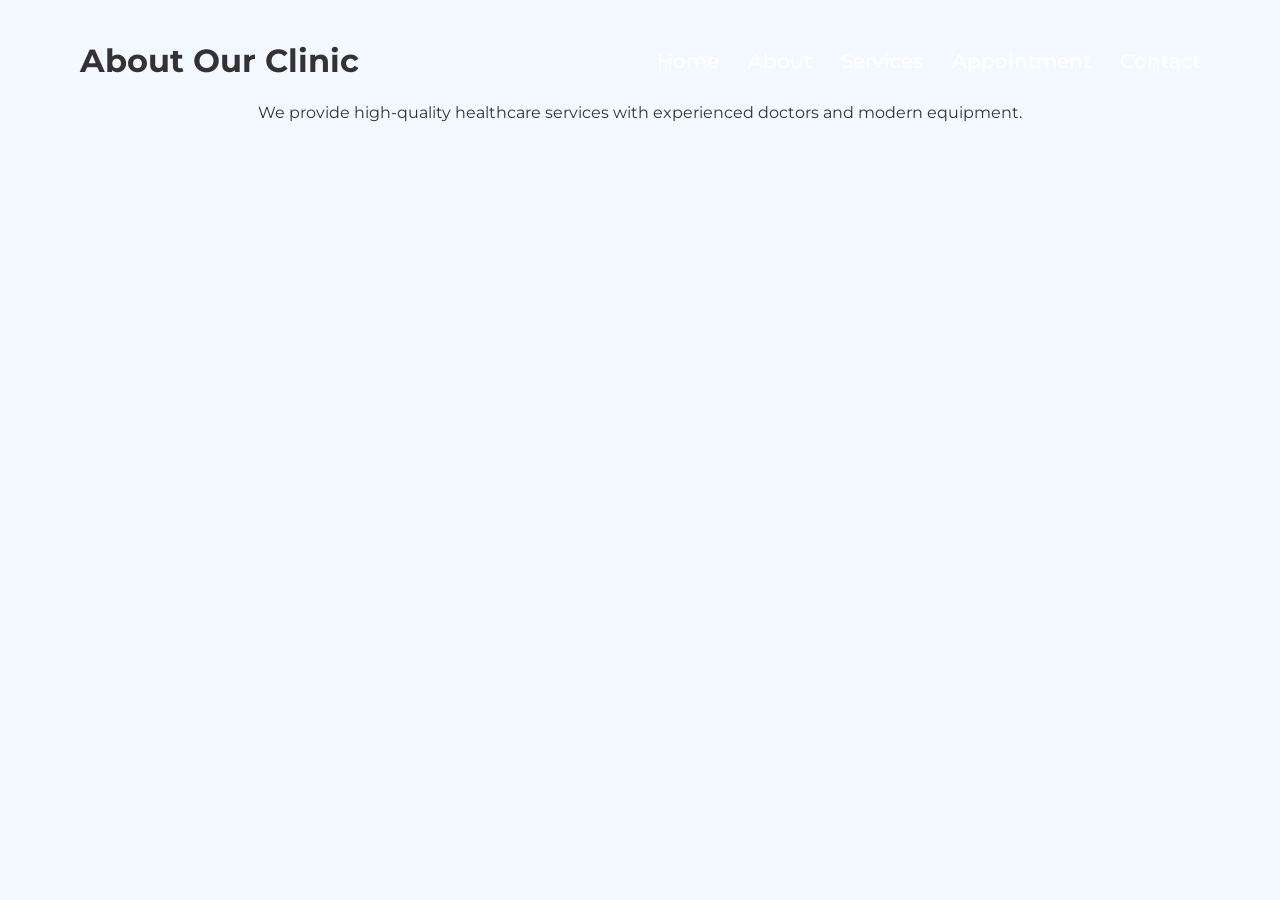
<file: templates/about.html>
<!DOCTYPE html>
<html>
<head>
    <title>About Us</title>
    <link rel="stylesheet" href="/static/style.css">
</head>
<body>

<header>
    <h1>About Our Clinic</h1>
    <nav>
        <a href="/">Home</a>
        <a href="/about">About</a>
        <a href="/services">Services</a>
        <a href="/appointment">Appointment</a>
        <a href="/contact">Contact</a>
    </nav>
</header>

<section class="content">
    <p>We provide high-quality healthcare services with experienced doctors and modern equipment.</p>
</section>

</body>
</html>
</file>
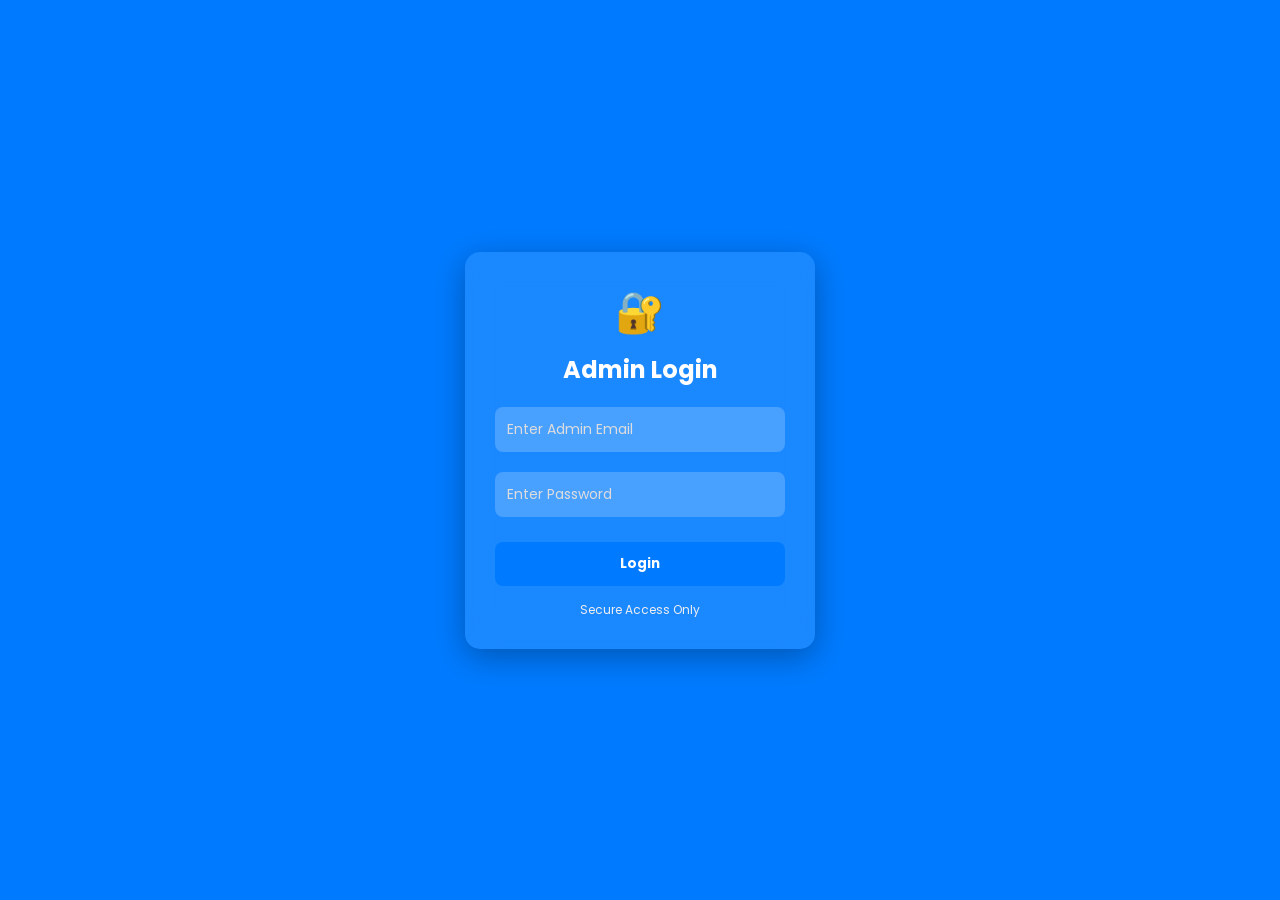
<file: templates/admin_login.html>
<!DOCTYPE html>
<html lang="en">
<head>
<meta charset="UTF-8">
<title>Admin Login</title>

<!-- Google Font -->
<link href="https://fonts.googleapis.com/css2?family=Poppins:wght@300;400;600&display=swap" rel="stylesheet">

<style>

* {
    margin: 0;
    padding: 0;
    box-sizing: border-box;
    font-family: 'Poppins', sans-serif;
}

/* BACKGROUND */
body {
    height: 100vh;
    display: flex;
    justify-content: center;
    align-items: center;
    background: linear-gradient(135deg, #007BFF, #007BFF);
}

/* GLASS BOX */
.box {
    width: 350px;
    padding: 30px;
    border-radius: 15px;
    backdrop-filter: blur(15px);
    background: rgba(255,255,255,0.1);
    box-shadow: 0 8px 32px rgba(0,0,0,0.3);
    text-align: center;
    color: white;
    animation: fadeIn 1s ease-in-out;
}

/* ANIMATION */
@keyframes fadeIn {
    from {
        opacity: 0;
        transform: translateY(30px);
    }
    to {
        opacity: 1;
        transform: translateY(0);
    }
}

/* TITLE */
.box h2 {
    margin-bottom: 20px;
}

/* INPUT FIELD */
.input-group {
    position: relative;
    margin-top: 20px;
}

.input-group input {
    width: 100%;
    padding: 12px;
    border: none;
    outline: none;
    border-radius: 8px;
    background: rgba(255,255,255,0.2);
    color: white;
    font-size: 14px;
}

.input-group input::placeholder {
    color: #ddd;
}

/* BUTTON */
button {
    margin-top: 25px;
    padding: 12px;
    width: 100%;
    border: none;
    border-radius: 8px;
    background: #007BFF;
    color: white;
    font-weight: bold;
    cursor: pointer;
    transition: 0.3s;
}

button:hover {
    background: #007BFF;
    transform: scale(1.05);
}

/* ICON */
.icon {
    font-size: 40px;
    margin-bottom: 10px;
}

/* FOOTER TEXT */
.footer {
    margin-top: 15px;
    font-size: 12px;
    color: #eee;
}

</style>
</head>

<body>

<div class="box">

<div class="icon">🔐</div>

<h2>Admin Login</h2>

<form method="POST">

<div class="input-group">
<input type="email" name="email" placeholder="Enter Admin Email" required>
</div>

<div class="input-group">
<input type="password" name="password" placeholder="Enter Password" required>
</div>

<button type="submit">Login</button>

</form>

<div class="footer">
Secure Access Only
</div>

</div>

</body>
</html>
</file>
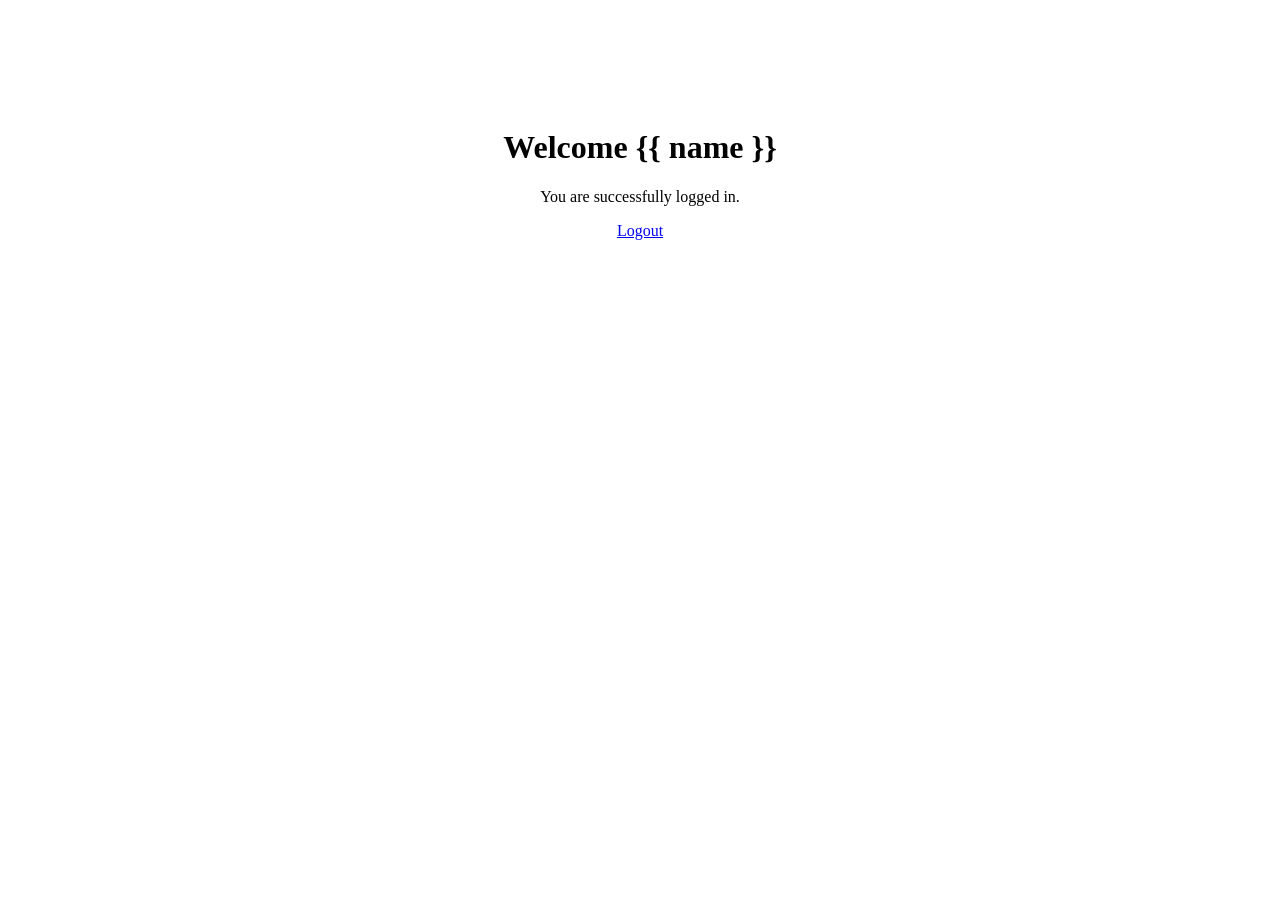
<file: templates/dashboard.html>
<!DOCTYPE html>
<html>
<head>
    <title>Dashboard</title>
</head>
<body style="font-family:Montserrat; text-align:center; padding:100px;">

<h1>Welcome {{ name }}</h1>
<p>You are successfully logged in.</p>
<a href="/logout">Logout</a>

</body>
</html>
</file>
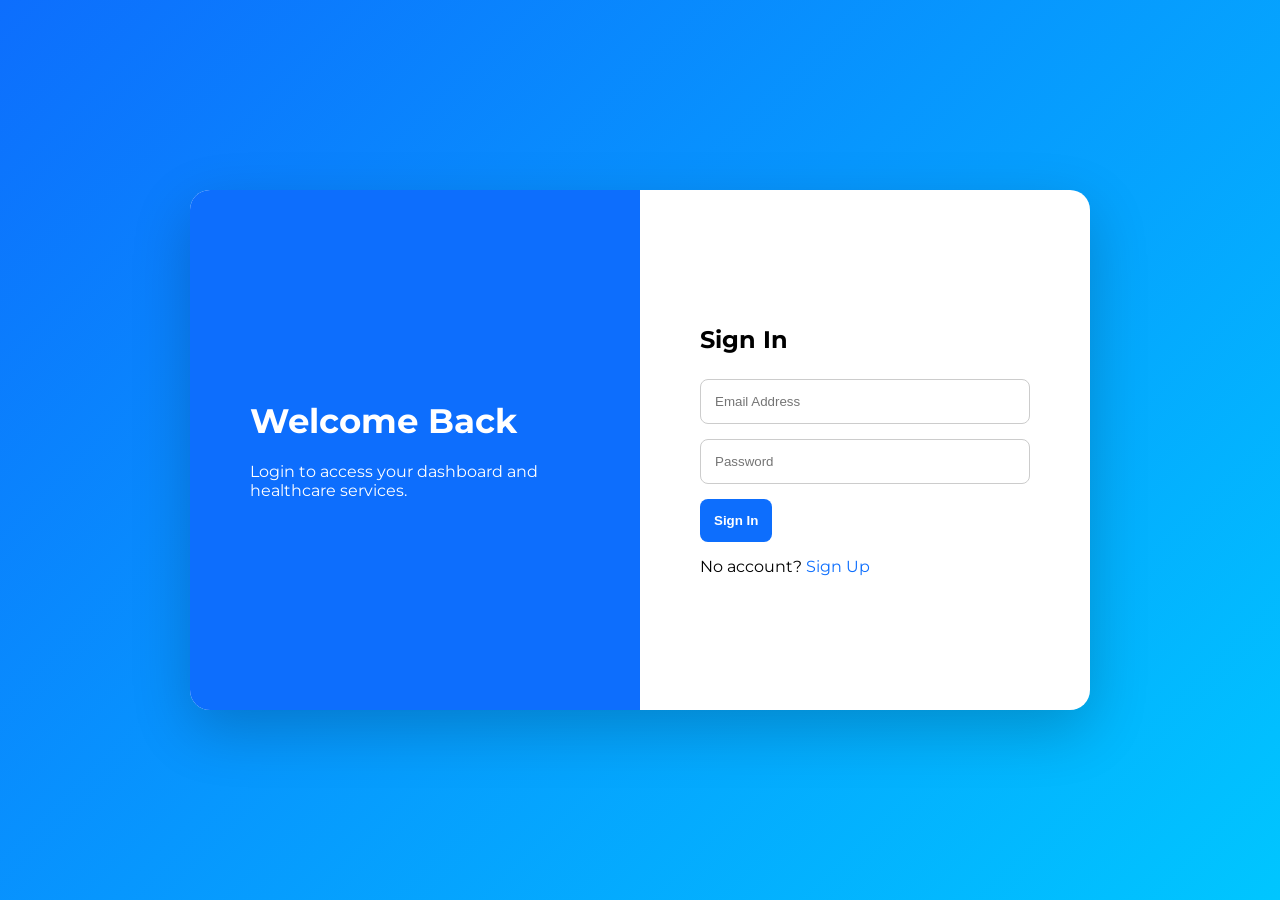
<file: templates/signin.html>
<!DOCTYPE html>
<html>
<head>
    <title>Sign In - HealthCare</title>
    <link rel="stylesheet" href="/static/custom.css">
</head>
<body class="auth-body">

<div class="auth-container">
    <div class="auth-left">
        <h1>Welcome Back</h1>
        <p>Login to access your dashboard and healthcare services.</p>
    </div>

    <div class="auth-right">
        <h2>Sign In</h2>
        <form method="POST">
            <input type="email" name="email" placeholder="Email Address" required>
            <input type="password" name="password" placeholder="Password" required>
            <button type="submit">Sign In</button>
        </form>
        <p>No account? <a href="/signup">Sign Up</a></p>
    </div>
</div>

</body>
</html>
</file>
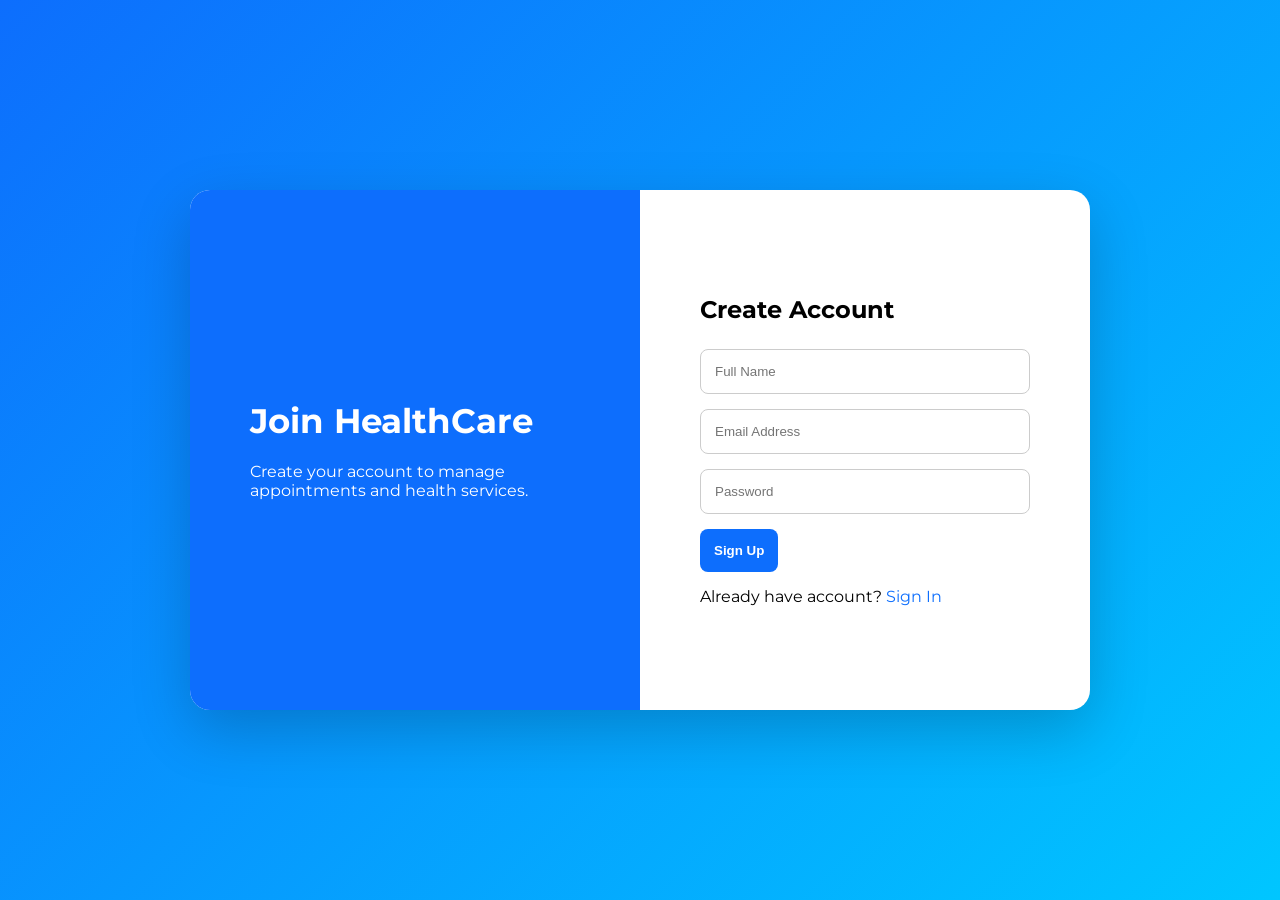
<file: templates/signup.html>
<!DOCTYPE html>
<html>
<head>
    <title>Sign Up - HealthCare</title>
     <link rel="stylesheet" href="/static/custom.css">
</head>
<body class="auth-body">

<div class="auth-container">
    <div class="auth-left">
        <h1>Join HealthCare</h1>
        <p>Create your account to manage appointments and health services.</p>
    </div>

    <div class="auth-right">
        <h2>Create Account</h2>
        <form method="POST">
            <input type="text" name="fullname" placeholder="Full Name" required>
            <input type="email" name="email" placeholder="Email Address" required>
            <input type="password" name="password" placeholder="Password" required>
            <button type="submit">Sign Up</button>
        </form>
        <p>Already have account? <a href="/signin">Sign In</a></p>
    </div>
</div>

</body>
</html>
</file>
<file: static/style.css>
/* GOOGLE FONT */
@import url('https://fonts.googleapis.com/css2?family=Montserrat:wght@300;400;500;600;700;800&display=swap');

* {
    margin: 0;
    padding: 0;
    box-sizing: border-box;
    font-family: 'Montserrat', sans-serif;
}

body {
    font-family: 'Poppins', sans-serif;
    line-height: 1.6;
    background: #f4f9ff;
    color: #333;
}

/* HEADER */
header {
    position: absolute;
    width: 100%;
    top: 0;
    left: 0;
    background: transparent;
    display: flex;
    justify-content: space-between;
    align-items: center;
    padding: 15px 80px;
    z-index: 1000;
    margin-top: 20px;
}

.logo {
    font-size: 22px;
    font-weight: 700;
    color: #0a74da;
    margin-left: 50px;
    
    
}




nav a {
    text-decoration: none;
    color: #ffffff;
    margin-left: 25px;
    margin-top: 50px;
    font-weight: 500;
    transition: 0.3s;
    font-size: 20px;
    
}

nav a:hover {
    color: #0a74da;
}
nav button {
    margin-left: 25px;
    padding: 8px 30px;
    background: #0a74da;
    color: white;
    border: none;
    border-radius: 30px;
    font-weight: 500;
    cursor: pointer;
    transition: 0.3s;
    font-size: 18px;
}

/* HERO SECTION */
.hero {
    height: 100vh;
    background-image: linear-gradient(rgba(0,0,0,0.5), rgba(0,0,0,0.5)), url("/static/img.png");
    background-size: cover;
    background-position: top;
    display: flex;
    align-items: center;
    justify-content: center;
    text-align: center;
    padding: 0 20px;
    color: white;
}

.hero-content h1 {
    font-size: 48px;
    margin-bottom: 20px;
}

.hero-content p {
    font-size: 20px;
    max-width: 600px;
    margin: auto;
}

.btn {
    display: inline-block;
    margin-top: 25px;
    padding: 12px 30px;
    background: rgb(249, 241, 241);
    color: #0a74da;
    border-radius: 30px;
    font-weight: 600;
    text-decoration: none;
    transition: 0.3s;
}

.btn:hover {
    background: #0a74da;
    color: white;
}

/* GENERAL SECTIONS */
section {
    padding: 100px 80px;
    text-align: center;
}

section h2 {
    font-size: 32px;
    margin-bottom: 25px;
    color: #0a74da;
}

/* ABOUT */
.about p {
    max-width: 800px;
    margin: auto;
    font-size: 20px;
}

/* SERVICES */
.service-box {
    display: flex;
    justify-content: center;
    gap: 30px;
    flex-wrap: wrap;
    margin-top: 40px;
}

.card {
    background: white;
    padding: 30px;
    width: 250px;
    border-radius: 12px;
    box-shadow: 0 10px 30px rgba(0,0,0,0.05);
    transition: 0.3s;
}

.card:hover {
    transform: translateY(-10px);
    box-shadow: 0 15px 40px rgba(0,0,0,0.1);
}

.card h3 {
    margin-bottom: 10px;
    color: #0a74da;
}

/* DOCTORS */
.doctor-box {
    display: flex;
    justify-content: center;
    gap: 30px;
    flex-wrap: wrap;
    margin-top: 40px;
}

.doctor-card {
    background: white;
    padding: 25px;
    width: 220px;
    border-radius: 12px;
    box-shadow: 0 10px 30px rgba(0,0,0,0.05);
    transition: 0.3s;
}

.doctor-card:hover {
    transform: scale(1.05);
}

.doctor-card h3 {
    color: #0a74da;
}

/* APPOINTMENT */
.appointment {
    background: linear-gradient(to right, #0a74da, #00c6ff);
    color: white;
}
.appointment h2 {
    
    color: white;
}
.appointment form {
    max-width: 500px;
    margin: 40px auto 0;
}

.appointment input,
.appointment textarea {
    width: 100%;
    padding: 12px;
    margin: 10px 0;
    border: none;
    border-radius: 8px;
}

.appointment textarea {
    height: 100px;
    resize: none;
}

.appointment button {
    width: 100%;
    padding: 12px;
    background: white;
    color: #0a74da;
    border: none;
    border-radius: 30px;
    font-weight: 600;
    cursor: pointer;
    transition: 0.3s;
}

.appointment button:hover {
    background: #003f8a;
    color: white;
}
/* CONTACT US */

/* CONTACT SECTION */

.contact{
    background: linear-gradient(to right,#0a74da,#00c6ff);
    padding:60px 0;
    color:white;
}

.contact h2{
    text-align:center;
    margin-bottom:40px;
    color: white;
}

/* layout */

.contact-container{
    max-width:1100px;
    margin:auto;
    display:flex;
    justify-content:space-between;
    align-items:flex-start;
    gap:40px;
}

/* left side */

.contact-info{
    width:40%;
    font-size:18px;
    line-height:2;
    padding-top: 70px;
}

/* right side */

.contact-form{
    width:45%;
    margin-left: 80px;
}

/* form inputs */

.contact-form input,
.contact-form textarea{
    width:100%;
    padding:12px;
    margin:10px 0;
    border:none;
    border-radius:8px;
}

.contact-form textarea{
    height:120px;
}

/* button */

.contact-form button{
    width:100%;
    padding:12px;
    background:white;
    color:#0a74da;
    border:none;
    border-radius:30px;
    font-weight:600;
    cursor:pointer;
}

.contact-form button:hover{
    background:#003f8a;
    color:white;
}

/* FOOTER */
footer {
    background: #003f8a;
    color: white;
    text-align: center;
    padding: 20px;
}

/* RESPONSIVE */
@media(max-width: 768px) {
    header {
        padding: 15px 20px;
        flex-direction: column;
    }

    nav {
        margin-top: 10px;
    }

    section {
        padding: 80px 20px;
    }

    .hero-content h1 {
        font-size: 30px;
    }
}
</file>
<file: static/custom.css>
@import url('https://fonts.googleapis.com/css2?family=Montserrat:wght@400;600;700&display=swap');

*{
    margin:0;
    padding:0;
    box-sizing:border-box;
}

body{
    font-family:'Montserrat',sans-serif;
}

.auth-body{
    height:100vh;
    display:flex;
    justify-content:center;
    align-items:center;
    background: linear-gradient(135deg,#0d6efd,#00c6ff);
}

.auth-container{
    width:900px;
    height:520px;
    background:white;
    border-radius:20px;
    display:flex;
    overflow:hidden;
    box-shadow:0 20px 60px rgba(0,0,0,0.2);
}

.auth-left{
    width:50%;
    background:#0d6efd;
    color:white;
    padding:60px;
    display:flex;
    flex-direction:column;
    justify-content:center;
}

.auth-left h1{
    font-size:34px;
    margin-bottom:20px;
}

.auth-right{
    width:50%;
    padding:60px;
    display:flex;
    flex-direction:column;
    justify-content:center;
}

.auth-right h2{
    margin-bottom:25px;
}

.auth-right p{
    margin-top:15px;
}
input{
    width:100%;
    padding:14px;
    margin-bottom:15px;
    border-radius:8px;
    border:1px solid #ccc;
}

input:focus{
    border-color:#0d6efd;
    outline:none;
}

button{
    padding:14px;
    border:none;
    border-radius:8px;
    background:#0d6efd;
    color:white;
    font-weight:600;
    cursor:pointer;
}

button:hover{
    background:#084298;
}

a{
    color:#0d6efd;
    text-decoration:none;
}
</file>
